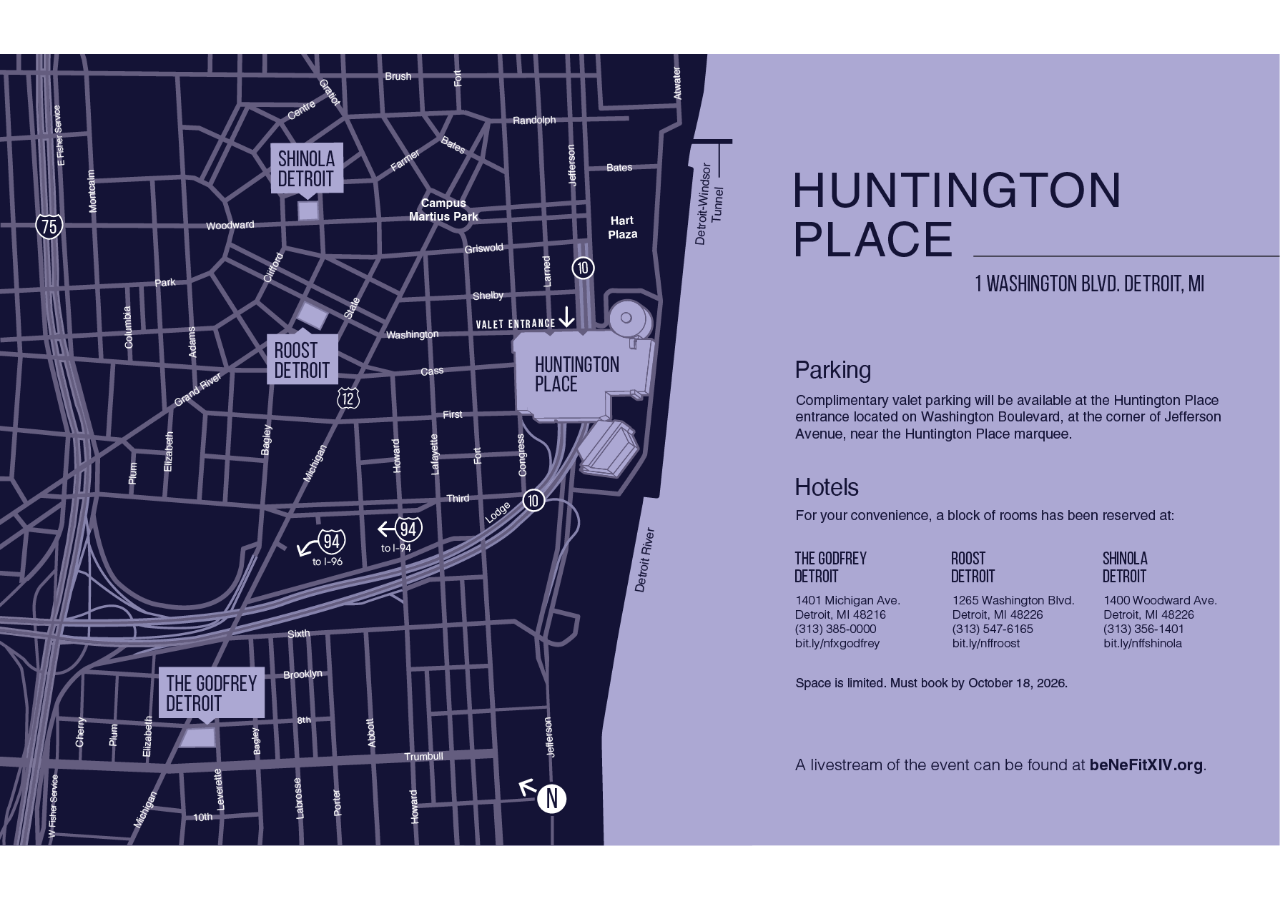
<file: mapcard/embed.html>
<!DOCTYPE html>
<html>
<head>
<style>
  html, body {
    margin: 0;
    height: 100%;
    overflow: hidden;
    background: transparent;
  }
  body {
    display: flex;
    align-items: center;
    justify-content: center;
  }
  img {
    max-width: 100%;
    max-height: 100%;
    object-fit: contain;
  }
</style>
</head>
<body>
  <img id="mapImg">
  <script>
    document.getElementById('mapImg').src = "Map%20Full.png?t=" + Date.now();
  </script>
</body>
</html>
</file>
